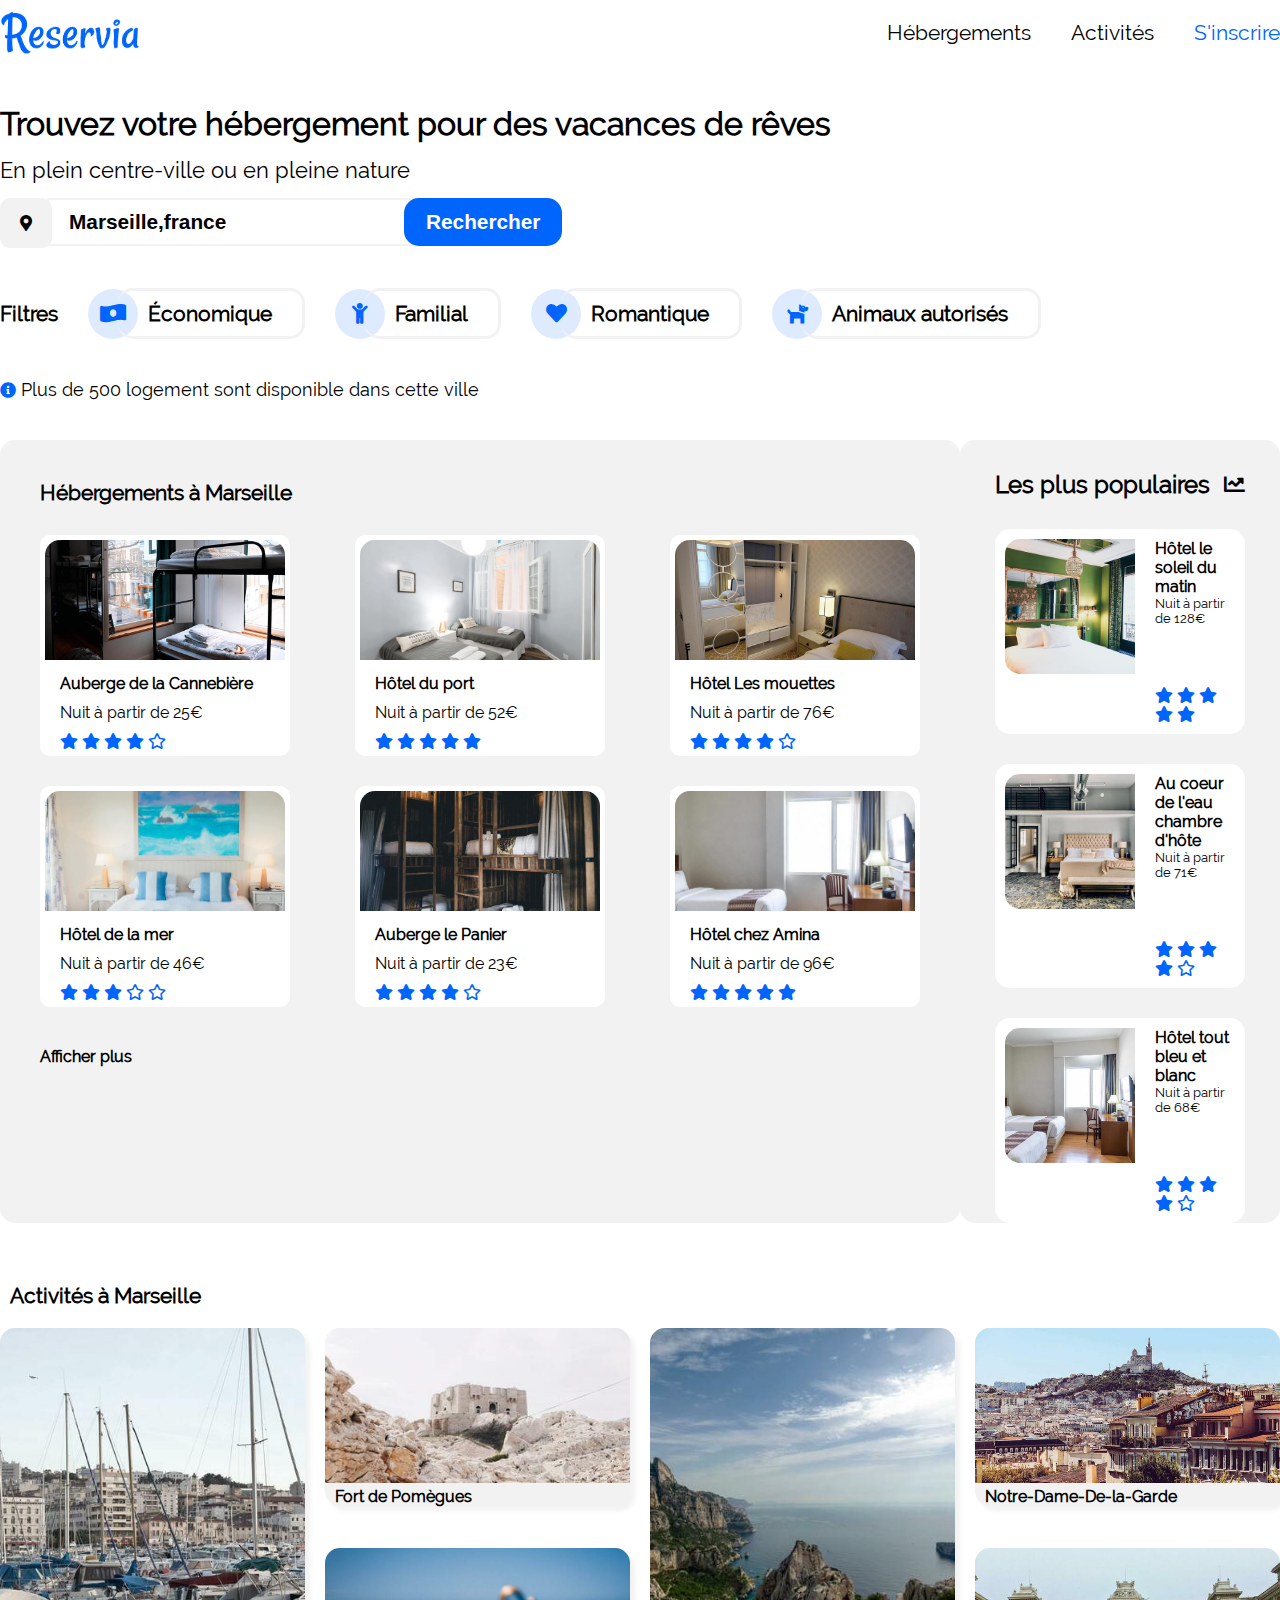
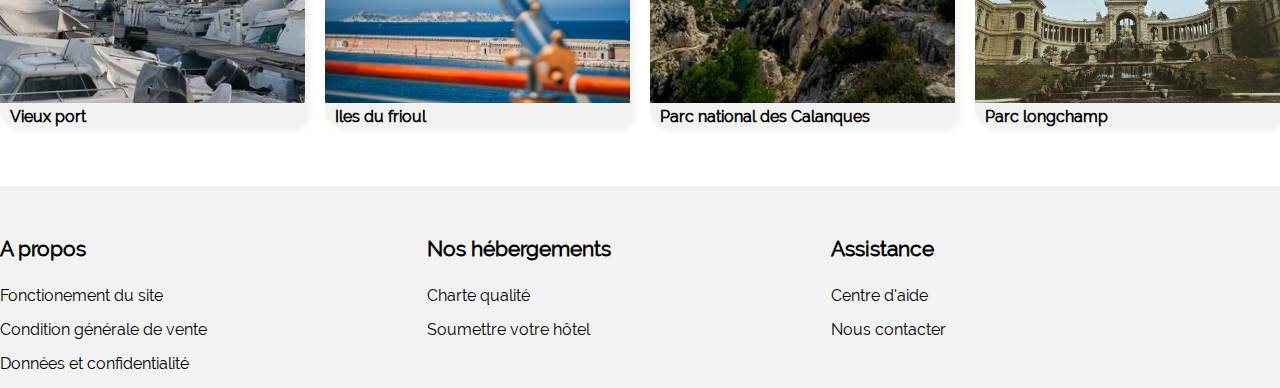
<file: index.html>
<!DOCTYPE html>
<html lang="fr" xmlns="http://www.w3.org/1999/xhtml">
    <head>
        <meta charset="utf-8" />
        <title>homepage</title>
        <meta name="viewport" content="width=device-width, initial-scale=1.0">
        <link rel="stylesheet" href="style.css">
        <link rel="stylesheet" href="https://cdnjs.cloudflare.com/ajax/libs/font-awesome/5.13.1/css/all.min.css" />
    </head>
    <body>
        <div class="container">
            <header>
                <div class="menu">
                    <img src="images/logo/Reservia@3x.png" alt="logo"/>
                    <nav>
                        <ul>
                            <li><a href="#logements">Hébergements</a></li>
                            <li><a href="#activités">Activités</a></li>
                            <li>S'inscrire</li>
                        </ul>
                    </nav>
                </div>    
                <div class="navbar_mobile">
                    <ul>
                        <li><a href="#logements">Hébergements</a></li>
                        <li><a href="#activités">Activités</a></li>
                    </ul>  
                </div>    
            </header>

            <section id="zone_de_recherche" class="mt-40">
            <h1>Trouvez votre hébergement pour des vacances de rêves</h1>
            <h5 id="sous_titre" class="mt-15">En plein centre-ville ou en pleine nature</h5>
            <div id="barre_de_recherche" class="mt-15">
                <i class="fas fa-map-marker-alt" id="localisation"></i>
                <form method="post" action="existepasencore.php">
                    <p>
                        <input type="text" name="recherche" placeholder="Marseille,france" id= "text_barre_de_recherche">
                        <input type="submit" value="Rechercher" id="bouton_recherche"/>
                    </p>
                </form>
            </div>



            <div class="filtres mt-40">
                <p>Filtres</p>
                <ul>
                    <li><div><i class="fas fa-money-bill-wave-alt"></i></div><p>Économique</p></li>
                    <li><div><i class="fas fa-child"></i></div><P>Familial</P></li>
                    <li><div><i class="fas fa-heart"></i></div><p>Romantique</p></li>
                    <li><div><i class="fas fa-dog"></i></div><p>Animaux autorisés</p></li>
                </ul>
            </div>



            <div id="logements_disponibles_500" class="mt-40">
                <i class="fas fa-info-circle" id="logement_disponible_500_icone"></i>
                <p id="logement_disponible_500_texte">Plus de 500 logement sont disponible dans cette ville</p>
            </div>

            </section>

            <section id="logements" class="mt-40">
                <div id="logements_disponibles">
                    <h3 id="titre_logement_disponible">Hébergements à Marseille</h3>
                    <div id="les_bloc_de_logement_disponible">
                        <div class="bloc_logement">
                            <img src="images/hebergements/4_small/marcus-loke-WQJvWU_HZFo-unsplash.jpg" alt="logement1" class="images_logements"/>
                            <p class="nom_du_logement">Auberge de la Cannebière</p> 
                            <p class="prix_du_logement">Nuit à partir de 25€</p>
                            <div class ="étoiles">
                                <i class="fas fa-star"></i>
                                <i class="fas fa-star"></i>
                                <i class="fas fa-star"></i>
                                <i class="fas fa-star"></i>
                                <i class="far fa-star"></i>
                            </div>
                        </div>
                        <div class="bloc_logement">
                            <img src="images/hebergements/4_small/fred-kleber-gTbaxaVLvsg-unsplash.jpg" alt="logement2" class="images_logements"/>
                            <p class="nom_du_logement">Hôtel du port</p> 
                            <p class="prix_du_logement">Nuit à partir de 52€</p>
                            <div class ="étoiles">
                                <i class="fas fa-star"></i>
                                <i class="fas fa-star"></i>
                                <i class="fas fa-star"></i>
                                <i class="fas fa-star"></i>
                                <i class="fas fa-star"></i>
                            </div>
                        </div>
                        <div class="bloc_logement">
                            <img src="images/hebergements/4_small/reisetopia-B8WIgxA_PFU-unsplash.jpg" alt="logement3" class="images_logements"/>
                            <p class="nom_du_logement">Hôtel Les mouettes</p> 
                            <p class="prix_du_logement">Nuit à partir de 76€</p>
                            <div class ="étoiles">
                                <i class="fas fa-star"></i>
                                <i class="fas fa-star"></i>
                                <i class="fas fa-star"></i>
                                <i class="fas fa-star"></i>
                                <i class="far fa-star"></i>
                            </div>
                        </div>
                        <div class="bloc_logement">
                            <img src="images/hebergements/4_small/annie-spratt-Eg1qcIitAuA-unsplash.jpg" alt="logement4" class="images_logements"/>
                            <p class="nom_du_logement">Hôtel de la mer</p> 
                            <p class="prix_du_logement">Nuit à partir de 46€</p>
                            <div class ="étoiles">
                                <i class="fas fa-star"></i>
                                <i class="fas fa-star"></i>
                                <i class="fas fa-star"></i>
                                <i class="far fa-star"></i>
                                <i class="far fa-star"></i>
                            </div>
                        </div>
                        <div class="bloc_logement">
                            <img src="images/hebergements/4_small/nicate-lee-kT-ZyaiwBe0-unsplash.jpg" alt="logement5" class="images_logements"/>
                            <p class="nom_du_logement">Auberge le Panier</p> 
                            <p class="prix_du_logement">Nuit à partir de 23€</p>
                            <div class ="étoiles">
                                <i class="fas fa-star"></i>
                                <i class="fas fa-star"></i>
                                <i class="fas fa-star"></i>
                                <i class="fas fa-star"></i>
                                <i class="far fa-star"></i>
                            </div>
                        </div>
                        <div class="bloc_logement">
                            <img src="images/hebergements/4_small/febrian-zakaria-M6S1WvfW68A-unsplash.jpg" alt="logement6" class="images_logements"/>
                            <p class="nom_du_logement">Hôtel chez Amina</p> 
                            <p class="prix_du_logement">Nuit à partir de 96€</p>
                            <div class ="étoiles">
                                <i class="fas fa-star"></i>
                                <i class="fas fa-star"></i>
                                <i class="fas fa-star"></i>
                                <i class="fas fa-star"></i>
                                <i class="fas fa-star"></i>
                            </div>
                        </div>
                    </div> 
                    <p id="afficher_plus">Afficher plus</p>
                </div>

                <div id="les_plus_populaires">
                    <div id="titre_les_plus_populaire">
                        <h3>Les plus populaires</h3> 
                        <i class="fas fa-chart-line"></i>
                    </div>
                    <div id="les_blocs_les_plus_populaires">
                        <div class="bloc_type_les_plus_populaires">
                            <div class="image_bloc_les_plus_populaires">
                                <img src="images/hebergements/4_small/emile-guillemot-Bj_rcSC5XfE-unsplash.jpg" alt="logement_les_plus_populaires1" class="recadrage_image_bloc_les_plus_populaires"/>
                            </div> 
                            <div class="description_logement_les_plus_populaires">
                                <p class="description_texte_logement_les_plus_populaires">Hôtel le soleil du matin</p>
                                <p class="description_prix_logement_les_plus_populaires">Nuit à partir de 128€</p>
                                <div class ="étoiles">
                                    <i class="fas fa-star"></i>
                                    <i class="fas fa-star"></i>
                                    <i class="fas fa-star"></i>
                                    <i class="fas fa-star"></i>
                                    <i class="fas fa-star"></i>
                                </div>
                            </div>
                        </div>
                        <div class="bloc_type_les_plus_populaires">
                            <div class="image_bloc_les_plus_populaires">
                                <img src="images/hebergements/4_small/aw-creative-VGs8z60yT2c-unsplash.jpg" alt="logement_les_plus_populaires2" class="recadrage_image_bloc_les_plus_populaires"/>
                            </div> 
                            <div class="description_logement_les_plus_populaires">
                                <p class="description_texte_logement_les_plus_populaires">Au coeur de l'eau chambre d'hôte</p>
                                <p class="description_prix_logement_les_plus_populaires">Nuit à partir de 71€</p>
                                <div class ="étoiles">
                                    <i class="fas fa-star"></i>
                                    <i class="fas fa-star"></i>
                                    <i class="fas fa-star"></i>
                                    <i class="fas fa-star"></i>
                                    <i class="far fa-star"></i>
                                </div>
                            </div>
                        </div>
                        <div class="bloc_type_les_plus_populaires">
                            <div class="image_bloc_les_plus_populaires">
                                <img src="images/hebergements/4_small/febrian-zakaria-M6S1WvfW68A-unsplash.jpg" alt="logement_les_plus_populaires3" class="recadrage_image_bloc_les_plus_populaires"/>
                            </div> 
                            <div class="description_logement_les_plus_populaires">
                                <p class="description_texte_logement_les_plus_populaires">Hôtel tout bleu et blanc</p>
                                <p class="description_prix_logement_les_plus_populaires">Nuit à partir de 68€</p>
                                <div class ="étoiles">
                                    <i class="fas fa-star"></i>
                                    <i class="fas fa-star"></i>
                                    <i class="fas fa-star"></i>
                                    <i class="fas fa-star"></i>
                                    <i class="far fa-star"></i>
                                </div>
                            </div>
                        </div>
                    </div>
                </div>
            </section>

            <section id="activités" class="mt-40">
                <h3 id="titre_activite">Activités à Marseille</h3>
                <div class="list_des_blocs_ativite">
                    <div class="bloc_long_activite">
                        <img src="images/activites/4_small/reno-laithienne-QUgJhdY5Fyk-unsplash.jpg" alt="logement_les_plus_populaires2" class="image_bloc_long_activite"/>
                        <p class="titre_bloc_activite">Vieux port</p>
                    </div>
                    <div class="list_bloc_court_activite">
                        <div class="bloc_court_activite">
                            <img src="images/activites/4_small/paul-hermann-QFTrLdQIRhI-unsplash.jpg" alt="logement_les_plus_populaires2" class="image_bloc_court_activite"/>
                            <p class="titre_bloc_activite">Fort de Pomègues</p>
                        </div>
                        <div class="bloc_court_activite">
                            <img src="images/activites/4_small/kevin-hikari-rV_Qd1l-VXg-unsplash.jpg" alt="logement_les_plus_populaires2" class="image_bloc_court_activite"/>
                            <p class="titre_bloc_activite">Iles du frioul</p>
                        </div>
                    </div>
                    <div class="bloc_long_activite">
                        <img src="images/activites/4_small/kilyan-sockalingum-NR8-cBCN3aI-unsplash.jpg" alt="logement_les_plus_populaires2" class="image_bloc_long_activite"/>
                        <p class="titre_bloc_activite">Parc national des Calanques</p>
                    </div>
                    <div class="list_bloc_court_activite">
                        <div class="bloc_court_activite">
                            <img src="images/activites/4_small/florian-wehde-xW9e8gdotxI-unsplash.jpg" alt="logement_les_plus_populaires2" class="image_bloc_court_activite"/>
                            <p class="titre_bloc_activite">Notre-Dame-De-la-Garde</p>
                        </div>
                        <div class="bloc_court_activite">
                            <img src="images/activites/4_small/lena-paulin-wH2-EJoDcV0-unsplash.jpg" alt="logement_les_plus_populaires2" class="image_bloc_court_activite"/>
                            <p class="titre_bloc_activite">Parc longchamp</p>
                        </div>
                    </div>
                </div> 
            </section>
    </div>
        <footer>
            <div class="container">
                <div class="footer_row">
                    <div class="column_footer"> 
                        <ul class="footer_list">
                            <li class="titre_footer">A propos</li>
                            <li class="texte_footer">Fonctionement du site</li>
                            <li class="texte_footer">Condition générale de vente</li>
                            <li class="texte_footer">Données et confidentialité</li>
                        </ul>
                    </div>
                    <div class="column_footer">
                        <ul class="footer_list">
                            <li class="titre_footer">Nos hébergements</li>
                            <li class="texte_footer">Charte qualité</li>
                            <li class="texte_footer">Soumettre votre hôtel</li>
                        </ul>
                    </div>
                    <div class="column_footer">
                        <ul class="footer_list footer_list_particularite">
                            <li class="titre_footer">Assistance</li>
                            <li class="texte_footer">Centre d'aide</li>
                            <li class="texte_footer">Nous contacter</li>
                        </ul>
                    </div>
                </div>
            </div> 
        </footer> 
    </body>
</html>
</file>
<file: style.css>
*
{
    padding: 0px;
    margin: 0px; 
}

@font-face {
    font-family: 'Raleway';
    src: url('raleway/Raleway-Regular.ttf');
}

body
{
    font-family: Raleway;
}

.mt-40
{
    margin-top: 40px;
}

.mt-15
{
    margin-top: 15px;
}

.container
{
    max-width: 1340px;
    margin: auto; 
}

a
{
    text-decoration: none;
    color: black; 
}

header
{
    display: flex;
    flex-direction: column;
}

.menu
{
    display: flex;
    justify-content: space-between;
    align-items: center;
}

header > .menu > img
{
    max-width: 140px;
}

header > .menu > nav > ul > li:not(:nth-child(3))
{
    margin-right: 40px;
}

header > .menu > nav > ul > li:nth-child(3)
{
    color: #0065FC; 
}

header > .menu > nav > ul > li:hover
{
    color: red; 
}

nav > ul
{
    list-style: none; 
    display: flex;
    flex-direction: row;
    font-size: 1.3em;
}

header > .navbar_mobile > ul
{
    display: none;
}

h1
{
    font-weight: bold;
    font-size: 2.0em;
}

#sous_titre
{
    font-size: 1.4em;
    font-weight: normal;
}

#barre_de_recherche
{
    display: flex;
    flex-direction: row; 
}

#localisation
{
    background-color: #F2F2F2;
    display: flex; 
    align-items: center;
    padding-right: 20px; 
    padding-left: 20px; 
    height: 50px;
    border-radius: 10px;
}

#text_barre_de_recherche
{
    border-style: solid;
    border-color: #F2F2F2; 
    padding-top: 10px; 
    padding-bottom: 10px;
    padding-right: 65px; 
    padding-left: 20px; 
    font-weight: bold;
    font-size: 1.3em;  
}

#text_barre_de_recherche::placeholder
{
    color: black;
}

#bouton_recherche
{
    background-color: #0065FC;
    color: white; 
    padding: 10px 20px 10px 20px;
    font-weight: bold;
    font-size: 1.3em;
    border-style: solid; 
    border-color: #0065FC; 
    border-radius: 15px;
    margin-left: -20px; 
}

.filtres
{
    display: flex;
    font-weight: bold;
    font-size: 1.3em; 
    align-items: center;
}

.filtres > ul
{
    display: flex;
    flex-wrap: wrap;
}

.filtres > ul > li
{
    display: flex;
    flex-direction: row;
    flex-wrap: wrap;
    align-items: center;
    margin-left: 30px; 
}

.filtres > ul > li > div
{
    display: flex;
    height: 50px;
    width: 50px;
    background-color: #DEEBFF;
    color: #0065FC; 
    justify-content: center;
    align-items: center;
    border-radius: 50%;
}

.filtres > ul > li > p
{
    border-style: solid; 
    border-color: #F2F2F2; 
    border-left-style: none; 
    border-radius: 15px; 
    padding: 10px 30px 10px 30px; 
    margin-left: -20px;
}

form
{
    margin-left: -5px;
    z-index: -1;
}

#logements_disponibles_500
{
    display: flex;
    flex-direction: row;
    margin-bottom: 20px;
}

#logement_disponible_500_icone
{
    display: flex; 
    align-items: center;
    color: #0065FC;
    background-color: white;
    border-color: #F2F2F2; 
}

#logement_disponible_500_texte
{
    margin-left: 5px; 
    font-size: 1.1em; 
}

#logements
{
    display: flex;
    justify-content: space-between;
    margin-bottom: 60px;
}

#logements_disponibles
{
    background-color: #F2F2F2; 
    max-width: 880px;
    padding: 40px;
    border-radius: 15px;
}

#les_plus_populaires
{
    max-width: 420px;
    background-color: #F2F2F2;
    border-radius: 15px;
    padding: 0px 35px 0px 35px;
}

#titre_logement_disponible
{
    font-size: 1.3em;
}

#les_bloc_de_logement_disponible
{
    display: flex;
    flex-wrap: wrap; 
    justify-content: space-between;
}

.bloc_logement
{
    background-color: white; 
    margin-top: 30px;
    padding: 5px; 
    border-radius: 10px;
}

.images_logements
{
    width: 240px;
    height: 120px; 
    object-fit: cover;
    border-top-left-radius: 15px;
    border-top-right-radius: 15px;
}

.nom_du_logement
{
    font-weight: bold;
    font-size: 1em;
    padding-left: 15px;
    margin-top: 10px; 
}

.prix_du_logement
{
    padding-left: 15px; 
    margin-top: 10px; 
}

.bloc_logement > .étoiles
{
    padding-left: 15px; 
    margin-top: 10px; 
}

.étoiles
{
    color:  #0065FC; 
}

#afficher_plus
{
    margin-top: 40px; 
    font-weight: bold;
}

#titre_les_plus_populaire
{
    display: flex; 
    font-weight: bold;
    align-items: center;
    justify-content: space-between;
    font-size: 1.3em;
    margin-top: 30px;
}

.bloc_type_les_plus_populaires
{
    display: flex;
    flex-direction: row;
    justify-content: space-between;
    margin: 30px 0px 0px 0px; 
    background-color: white;
    padding: 10px 10px 10px 10px; 
    border-radius: 15px;
}

.recadrage_image_bloc_les_plus_populaires
{
    width: 130px;
    height: 135px;  
    object-fit: cover;
    border-top-left-radius: 15px;
    border-bottom-left-radius: 15px;
}

.description_logement_les_plus_populaires
{
    display: flex; 
    flex-wrap: wrap;
    flex-direction: column;
    padding-left: 20px;
}

.description_texte_logement_les_plus_populaires
{
    font-weight: bold;
    font-size: 1.0em; 
}

.description_prix_logement_les_plus_populaires
{
    margin-bottom: 60px;
    font-size: 0.8em; 
}

#titre_activite
{
    font-size: 1.3em;
    padding-left: 10px;
}

.list_des_blocs_ativite
{
    display: flex;
    justify-content: space-between;
    flex-wrap: wrap; 
    margin-top: 20px;
}

.bloc_long_activite
{
    background-color: #F2F2F2; 
    border-radius: 15px;
    box-shadow: 5px 5px 5px #F2F2F2;
}

.image_bloc_long_activite
{
    width: 305px;
    height: 375px; 
    object-fit: cover;
    border-top-left-radius: 15px;
    border-top-right-radius: 15px;
}

.list_bloc_court_activite
{
    display: flex;
    flex-direction: column; 
    justify-content: space-between;
    flex-wrap: wrap;
}

.bloc_court_activite
{
    background-color: #F2F2F2; 
    border-radius: 15px;
    box-shadow: 5px 5px 5px #F2F2F2;
}

.image_bloc_court_activite
{
    width: 305px;
    height: 155px; 
    object-fit: cover;
    border-top-left-radius: 15px;
    border-top-right-radius: 15px;
}

.titre_bloc_activite
{
    font-weight: bold;
    font-size: 1em; 
    padding-left: 10px; 
}

footer
{
    background-color: #F2F2F2;
    margin-top: 60px;
    padding-top: 50px;
}
.footer_row
{
    display: flex; 
    flex-wrap: wrap;
    justify-content: flex-start;
}

.column_footer
{
    display: flex;
    flex-direction: column; 
}

.footer_list
{
    margin-right: 220px; 
    list-style: none;
}

.footer_list_particularite
{
    margin-right: 0px;
}

.titre_footer
{
    font-weight: bold;
    margin-bottom: 25px;
    font-size: 1.3em; 
}

.texte_footer
{
    margin-bottom: 15px;
}

@media screen and (max-width: 500px)
{
    .container
    {
        margin: 20px 20px 0px 20px;
    }

    #logements
    {
        display: flex;
        flex-direction: column-reverse;
    }

    .bloc_logement
    {
        box-shadow: 5px 5px 5px #F2F2F2;
    }

    #les_plus_populaires
    {	
        max-width: none;
        background-color: #F2F2F2; 
        border-radius: 0%;
        padding-bottom: 30px;
        margin-left: -20px; 
        margin-right: -20px; 
    }
    .images_logements
    {
        width: 340px;
        height: 135px; 
    }
    #logements_disponibles
    {
        margin-top: 40px; 
        background-color: white;
    }
    #les_bloc_de_logement_disponible
    {
        justify-content: center;
    }

    header > .menu > nav
    {
        display: none;
    }
    header > .navbar_mobile > ul
    {
        list-style: none; 
        display: flex;
        flex-direction: row;
        justify-content: space-around;
        font-size: 1.3em;
        border-bottom-style: solid;
        border-bottom-color: #F2F2F2;
        margin: 35px -20px 0px -20px; 
    }
    #afficher_plus
    {
        margin-left: -20px; 
    }


    .footer_row
    {
        flex-direction: column;
    }
    .footer_list
    {
        margin-right: 0px; 
        margin-bottom: 20px;
    }



    #text_barre_de_recherche
    {
        padding-right: 0px; 
    }
    #bouton_recherche
    {
        padding-left: 10px; 
        padding-right: 10px; 
        margin-left: -150px; 
    }

    .list_des_blocs_ativite
    {
        justify-content: center;
    }

    .filtres
    {
        flex-direction: column;
    }

    .bloc_court_activite
    {
        margin-top: 20px;
    }
    .bloc_long_activite
    {
        margin-top: 20px; 
    }


    
    
}

/* @media screen and (max-width: 1600px)
{
    #logements
    {
        display: flex;
        flex-direction: column-reverse;
        align-items: center;
    }

    #les_plus_populaires
    {	
        max-width: none;
        background-color: #F2F2F2;
        margin: 0px -25px 35px -25px; 
        padding: 45px 25px 35px 25px; 
        border-radius: 0%;
    }

    .bloc_type_les_plus_populaires
    {
        display: flex;
        flex-direction: row;
        justify-content: flex-start;
        max-width: 1800px;
        margin: 20px 0px 20px 0px; 
        background-color: white;
        padding: 10px 10px 10px 10px; 
        border-radius: 15px;
    }

    #logements_disponibles
    { 
        padding-left: 25px; 
        padding-right: 25px;  
        margin: 0px -25px 50px -25px;
        border-radius: 0%;
        background-color: white;
    }

    #activités
    {
        display: flex;
        flex-direction: column;
        justify-content: center;
        align-items: flex-start;
        flex-wrap: wrap; 
    }
}

@media screen and (max-width: 1330px)
{
    .list_des_blocs_ativite
    {
        justify-content: center;
    }
}

@media screen and (max-width: 1780px)
{
    .column_footer
    {
        padding-right: 250px; 
    }
}

@media screen and (max-width: 1350px)
{
    footer
    {
        flex-direction: column;
    }
}

@media screen and (max-width: 700px)
{
    #text_barre_de_recherche
    {
        padding-right: 0px; 
    }
    #bouton_recherche
    {
        padding-left: 10px; 
        padding-right: 10px; 
        margin-left: -75px; 
    }
    #filtre_texte_1er
    {
        margin-left: 30px; 
    }
    #titre_activite
    {
        padding-left: 20px;
    }
}

@media screen and (max-width: 525px)
{
    #logement_disponible_500_icone
    {
        margin-top: -20px; 
    }
    .filtres
    {
        flex-direction: column;
    }
    .filtres > ul
    {
        margin-left: -120px; 
    }
}

@media screen and (max-width: 750px)
{
    header > .menu > nav
    {
        display: none;
    }
    header > .navbar_mobile > ul
    {
        list-style: none; 
        display: flex;
        flex-direction: row;
        justify-content: space-around;
        font-size: 1.3em;
        border-bottom-style: solid;
        border-bottom-color: #F2F2F2;
    }
    /* Je n'ai pas encore réssi le hover

    header > .navbar_mobile > ul > li:hover
    {
        border-top-color: #0065FC;
    }
} */
</file>
